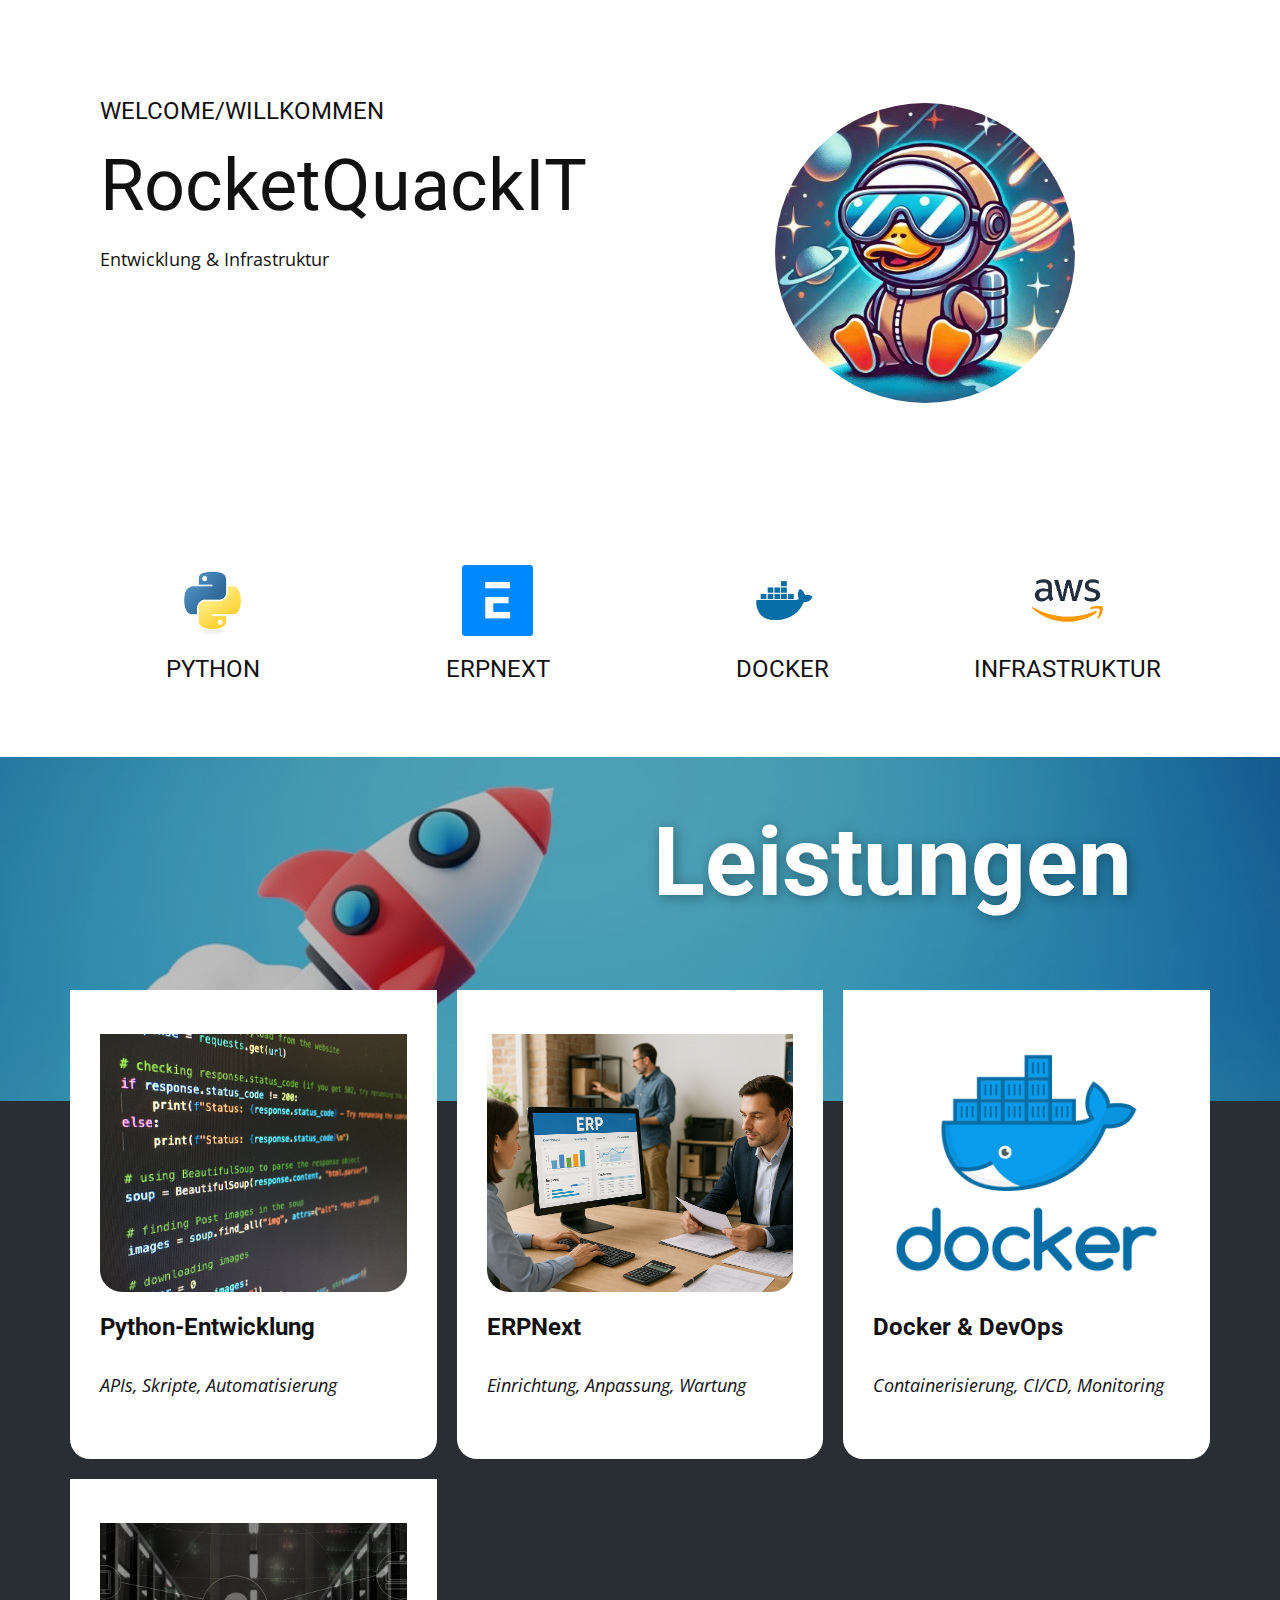
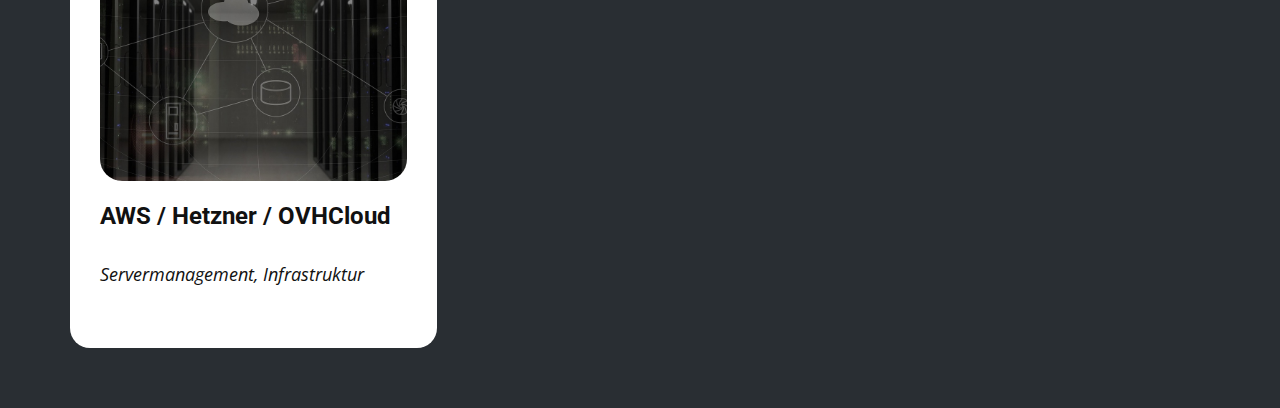
<file: index.html>
<!DOCTYPE html>
<html style="font-size: 16px;" lang="de"><head>
    <meta name="viewport" content="width=device-width, initial-scale=1.0">
    <meta charset="utf-8">
    <meta name="keywords" content="Unser Menü, Vorspeisen, Helden, 40%, Tolle Pizza, Pizza, Spezialitäten Pizza, Unsere Geschichte">
    <meta name="description" content="">
    <title>Startseite</title>
    <link rel="stylesheet" href="rocket-quack.css" media="screen">
<link rel="stylesheet" href="index.css" media="screen">
    <script class="u-script" type="text/javascript" src="jquery.js" defer=""></script>
    <script class="u-script" type="text/javascript" src="rocket-quack.js" defer=""></script>
    
    
    
    
    
    <link id="u-theme-google-font" rel="stylesheet" href="https://fonts.googleapis.com/css?family=Roboto:100,100i,300,300i,400,400i,500,500i,700,700i,900,900i|Open+Sans:300,300i,400,400i,500,500i,600,600i,700,700i,800,800i">
    <link id="u-page-google-font" rel="stylesheet" href="https://fonts.googleapis.com/css?family=Roboto:100,100i,300,300i,400,400i,500,500i,700,700i,900,900i">
    <script type="application/ld+json">{
		"@context": "http://schema.org",
		"@type": "Organization",
		"name": "RocketQuack"
}</script>
    <meta name="theme-color" content="#478ac9">
    <meta property="og:title" content="Startseite">
    <meta property="og:description" content="">
    <meta property="og:type" content="website">
  <meta data-intl-tel-input-cdn-path="intlTelInput/"></head>
  <body data-home-page="Startseite.html" data-home-page-title="Startseite" data-path-to-root="./" data-include-products="false" class="u-body u-xl-mode" data-lang="de">
    <section class="u-align-center u-clearfix u-section-1" id="sec-db91">
      <div class="u-clearfix u-sheet u-valign-middle-sm u-sheet-1">
        <div class="custom-expanded data-layout-selected u-clearfix u-layout-wrap u-layout-wrap-1">
          <div class="u-layout">
            <div class="u-layout-row">
              <div class="u-align-left u-container-style u-layout-cell u-size-60 u-layout-cell-1">
                <div class="u-container-layout u-container-layout-1">
                  <h4 class="u-align-left u-text u-text-1">Welcome/Willkommen</h4>
                  <h1 class="u-align-left u-text u-text-2">RocketQuackIT</h1>
                  <p class="u-align-left u-text u-text-3">Entwicklung &amp; Infrastruktur</p>
                </div>
              </div>
            </div>
          </div>
        </div>
        <img class="infinite u-image u-image-circle u-preserve-proportions u-image-1" src="images/202538874.jpg" alt="" data-image-width="400" data-image-height="400" data-animation-name="pulse" data-animation-duration="5000" data-animation-delay="0" data-animation-direction="">
        <div class="u-expanded-width u-list u-list-1">
          <div class="u-repeater u-repeater-1">
            <div class="u-align-left u-container-style u-list-item u-repeater-item u-white u-list-item-1">
              <div class="u-container-layout u-similar-container u-valign-top u-container-layout-2"><span class="u-align-center u-file-icon u-icon u-icon-1"><img src="images/images.jpg" alt=""></span>
                <h4 class="u-align-center u-text u-text-4"> PYTHON</h4>
              </div>
            </div>
            <div class="u-align-left u-container-style u-list-item u-repeater-item u-video-cover u-white">
              <div class="u-container-layout u-similar-container u-valign-top u-container-layout-3"><span class="u-align-center u-file-icon u-icon u-icon-2"><img src="images/erpnext.png" alt=""></span>
                <h4 class="u-align-center u-text u-text-5">ERPNEXT</h4>
              </div>
            </div>
            <div class="u-align-left u-container-style u-list-item u-repeater-item u-video-cover u-white">
              <div class="u-container-layout u-similar-container u-valign-top u-container-layout-4"><span class="u-align-center u-file-icon u-icon u-icon-3"><img src="images/docker.png" alt=""></span>
                <h4 class="u-align-center u-text u-text-6">DOCKER</h4>
              </div>
            </div>
            <div class="u-align-left u-container-style u-list-item u-repeater-item u-video-cover u-white">
              <div class="u-container-layout u-similar-container u-valign-top u-container-layout-5"><span class="u-align-center u-file-icon u-icon u-icon-4"><img src="images/aws.png" alt=""></span>
                <h4 class="u-align-center u-text u-text-7">Infrastruktur</h4>
              </div>
            </div>
          </div>
        </div>
      </div>
    </section>
    <section class="u-clearfix u-image u-shading u-section-2" id="sec-df7c" data-image-width="1280" data-image-height="720">
      <div class="u-clearfix u-sheet u-sheet-1">
        <h1 class="u-align-center u-text u-text-body-alt-color u-text-1">Leistungen</h1>
      </div>
    </section>
    <section class="u-clearfix u-container-align-center u-palette-1-dark-3 u-section-3" id="carousel_5daf">
      <div class="u-clearfix u-sheet u-sheet-1">
        <div class="u-expanded-width u-list u-list-1">
          <div class="u-repeater u-repeater-1">
            <div class="u-bottom-left-radius-20 u-bottom-right-radius-20 u-container-style u-list-item u-repeater-item u-shape-round u-white u-list-item-1">
              <div class="u-container-layout u-similar-container u-valign-top-lg u-valign-top-md u-valign-top-sm u-valign-top-xs u-container-layout-1">
                <img class="u-bottom-left-radius-22 u-bottom-right-radius-22 u-expanded-width u-image u-image-round u-image-1" src="images/photo-1624953587687-daf255b6b80a.jpeg" alt="" data-image-width="1280" data-image-height="960">
                <h4 class="u-text u-text-1"> Python-Entwicklung</h4>
                <p class="u-text u-text-2"> APIs, Skripte, Automatisierung </p>
              </div>
            </div>
            <div class="u-bottom-left-radius-20 u-bottom-right-radius-20 u-container-style u-list-item u-repeater-item u-shape-round u-video-cover u-white u-list-item-2">
              <div class="u-container-layout u-similar-container u-valign-top-lg u-valign-top-md u-valign-top-sm u-valign-top-xs u-container-layout-2">
                <img class="u-bottom-left-radius-22 u-bottom-right-radius-22 u-expanded-width u-image u-image-round u-image-2" src="images/be598936-1d2c-4d7b-953b-bc851c8151a7.png" alt="" data-image-width="1536" data-image-height="1024">
                <h4 class="u-text u-text-3"> ERPNext</h4>
                <p class="u-text u-text-4"> Einrichtung, Anpassung, Wartung<br style="">
                </p>
              </div>
            </div>
            <div class="u-bottom-left-radius-20 u-bottom-right-radius-20 u-container-style u-list-item u-repeater-item u-shape-round u-video-cover u-white u-list-item-3">
              <div class="u-container-layout u-similar-container u-valign-top-lg u-valign-top-md u-valign-top-sm u-valign-top-xs u-container-layout-3">
                <img class="u-bottom-left-radius-22 u-bottom-right-radius-22 u-expanded-width u-image u-image-round u-image-3" src="images/docker_Logo.png" alt="" data-image-width="336" data-image-height="287">
                <h4 class="u-text u-text-5"> Docker &amp; DevOps</h4>
                <p class="u-text u-text-6"> Containerisierung, CI/CD, Monitoring</p>
              </div>
            </div>
            <div class="u-bottom-left-radius-20 u-bottom-right-radius-20 u-container-style u-list-item u-repeater-item u-shape-round u-video-cover u-white u-list-item-4">
              <div class="u-container-layout u-similar-container u-valign-top-lg u-valign-top-md u-valign-top-sm u-valign-top-xs u-container-layout-4">
                <img class="u-bottom-left-radius-22 u-bottom-right-radius-22 u-expanded-width u-image u-image-round u-image-4" src="images/ee50698febbf5cac07123b66d2a89b7e5484e90c05f62ae33db0d62ce803726f5569a28f3f8be2f782cc73839d7773975f649ad6fb0d8378eadda7_1280.jpg" alt="" data-image-width="1280" data-image-height="720">
                <h4 class="u-text u-text-7"> AWS / Hetzner / OVHCloud </h4>
                <p class="u-text u-text-8"> Servermanagement, Infrastruktur</p>
              </div>
            </div>
          </div>
        </div>
      </div>
    </section>
  
</body></html>
</file>
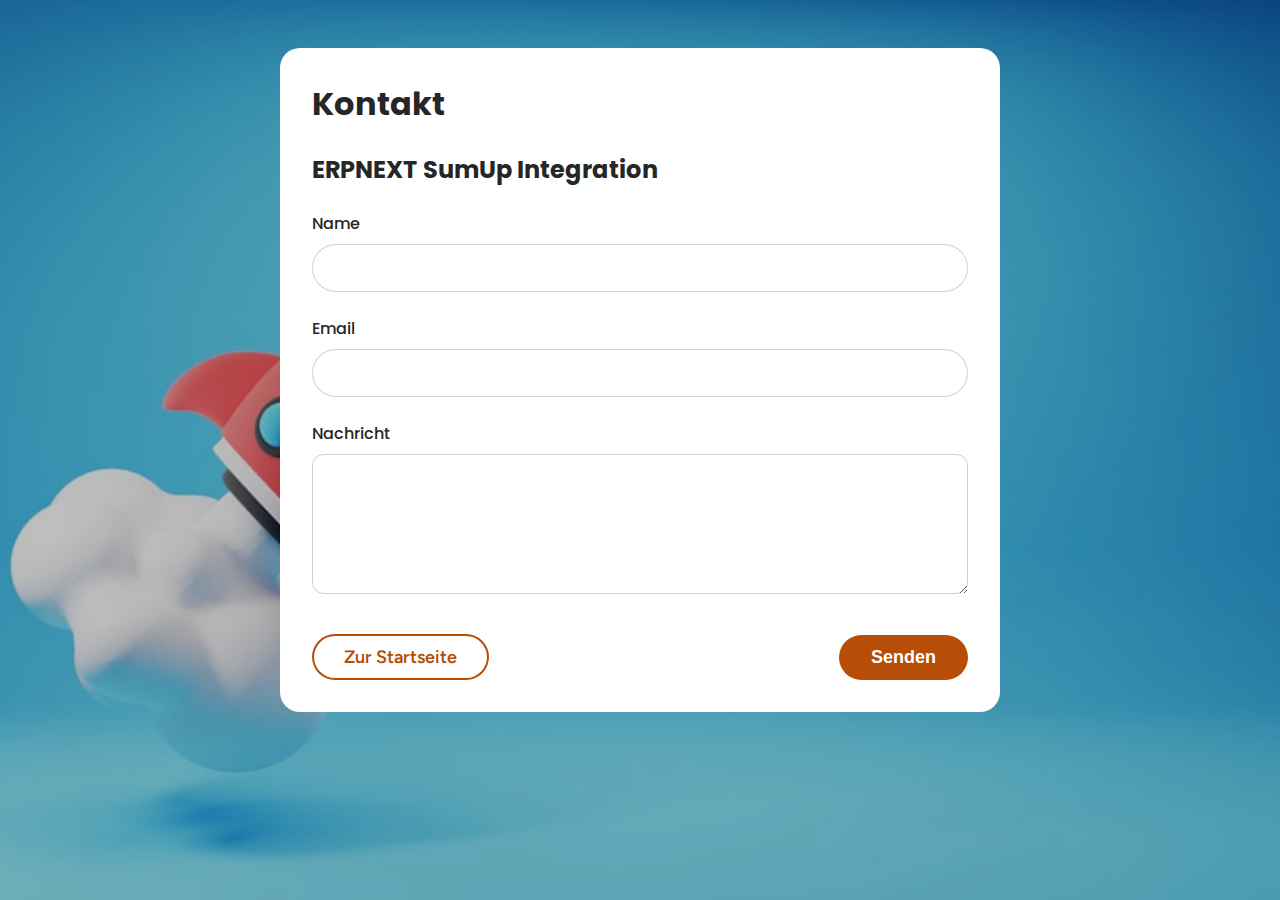
<file: contact-erpnext-sumup.html>
<!doctype html>
<html lang="en">
<head>
  <meta charset="utf-8" />
  <title>ERPNext TSE Kontakt</title>
  <meta name="viewport" content="width=device-width, initial-scale=1" />
  <meta name="description" content="Contact form" />
  <meta name="robots" content="noindex, nofollow, noarchive, nosnippet, noimageindex, noai, noimageai, max-snippet:0, max-image-preview:none, max-video-preview:0" />
  <meta name="googlebot" content="noindex, nofollow, noarchive, nosnippet, noimageindex, max-snippet:0, max-image-preview:none, max-video-preview:0" />
  <meta name="bingbot" content="noindex, nofollow, noarchive, nosnippet, noimageindex, max-snippet:0, max-image-preview:none, max-video-preview:0" />

  <!-- Google Fonts -->
  <link rel="preconnect" href="https://fonts.googleapis.com">
  <link rel="preconnect" href="https://fonts.gstatic.com" crossorigin>
  <link href="https://fonts.googleapis.com/css2?family=Figtree:ital,wght@0,300..900;1,300..900&family=Poppins:ital,wght@0,100..900;1,100..900&display=swap" rel="stylesheet">

  <style>
    /** Variables **/
    :root {
      --color-background: #e7e7e7;
      --color-background-alt: #888888;
      --color-border-active: #da7105;
      --color-border-default: #d1d1d1;
      --color-highlight: #fdcf4c;
      --color-primary: #b64e08;
      --color-primary-active: #79320e;
      --color-text-default: #262626;
      --color-text-muted: #4f4f4f;

      --font-family-body: "Figtree", system-ui, sans-serif;
      --font-family-display: "Poppins", system-ui, sans-serif;
    }

    /** Base **/
    *,
    ::before,
    ::after {
      box-sizing: border-box;
    }

    * {
      border: 0;
      margin: 0;
      padding: 0;
    }

    body {
      -webkit-font-smoothing: antialiased;
      font-family: var(--font-family-body);
      background: linear-gradient(0deg, rgba(0, 0, 0, 0.25), rgba(0, 0, 0, 0.25)), url("images/rocketquack-background.jpeg");
      background-size: cover;
      background-position: 50% 50%;
      background-repeat: no-repeat;
      color: var(--color-text-default);
      min-height: 100vh;
      padding: 3rem 1rem;
    }

    main {
      max-width: 720px;
      margin: 0 auto;
      background: white;
      padding: 2rem;
      border-radius: 1.25rem;
    }

    footer {
      text-align: center;
      margin-top: 1rem;
    }

    .footer-link {
      color: rgba(255, 255, 255, 0.75);
      font-size: 0.75rem;
      text-decoration: none;
    }

    .footer-sep {
      color: rgba(255, 255, 255, 0.6);
      font-size: 0.75rem;
      margin: 0 0.35rem;
    }

    .footer-link:hover,
    .footer-link:focus-visible {
      color: #ffffff;
    }

    /** Components **/
    .fs-form {
      display: grid;
      row-gap: 1.5rem;
    }

    .fs-field {
      display: flex;
      flex-direction: column;
      row-gap: 0.5rem;
    }

    .fs-label {
      font-family: var(--font-family-display);
      font-size: 1rem;
      font-weight: 500;
    }

    .fs-description {
      color: var(--color-text-muted);
      font-size: 0.95rem;
    }

    .fs-button-group {
      display: flex;
      justify-content: space-between;
      align-items: center;
      gap: 1rem;
      margin-top: 1rem;
    }

    .fs-button {
      background-color: var(--color-primary);
      border-radius: 9999px;
      color: white;
      cursor: pointer;
      display: inline-flex;
      align-items: center;
      justify-content: center;
      font-size: 1.125rem;
      font-weight: 600;
      padding: 0.75rem 2rem;
      text-decoration: none;
      transition: background-color 200ms ease;
    }

    .fs-button:hover,
    .fs-button:focus-visible {
      background-color: var(--color-primary-active);
      outline: 4px solid var(--color-highlight);
      outline-offset: 2px;
    }

    .fs-button.fs-button-secondary {
      background-color: transparent;
      box-shadow: var(--color-primary) 0 0 0 2px inset;
      color: var(--color-primary);
    }

    .fs-button.fs-button-secondary:hover,
    .fs-button.fs-button-secondary:focus-visible {
      background-color: var(--color-primary);
      color: white;
    }

    .fs-input {
      border-radius: 9999px;
      box-shadow: var(--color-border-default) 0 0 0 1px inset;
      font-size: 1rem;
      height: 3rem;
      padding: 0 1rem;
    }

    .fs-input:focus-visible {
      box-shadow: var(--color-border-active) 0 0 0 1px inset;
      outline: none;
    }

    .fs-textarea {
      border-radius: 0.75rem;
      box-shadow: var(--color-border-default) 0 0 0 1px inset;
      font-size: 1rem;
      padding: 0.75rem;
      resize: vertical;
      min-height: 140px;
    }

    .fs-textarea:focus-visible {
      box-shadow: var(--color-border-active) 0 0 0 1px inset;
      outline: none;
    }
  </style>
</head>

<body>
  <main>
    <h1 style="font-family: var(--font-family-display); margin-bottom: 1.5rem;">
      Kontakt
    </h1>
    <h2 style="font-family: var(--font-family-display); margin-bottom: 1.5rem;">
      ERPNEXT SumUp Integration
    </h2>

    <form
      action="https://formspree.io/f/xjgbgrqr"
      class="fs-form"
      target="_top"
      method="POST"
    >
      <div class="fs-field">
        <label class="fs-label" for="name">Name</label>
        <input class="fs-input" id="name" name="name" required />
      </div>

      <div class="fs-field">
        <label class="fs-label" for="email">Email</label>
        <input class="fs-input" id="email" name="email" type="email" required />
      </div>

      <div class="fs-field">
        <label class="fs-label" for="message">Nachricht</label>
        <textarea
          class="fs-textarea"
          id="message"
          name="message"
          required
        ></textarea>
      </div>

      <div class="fs-button-group">
        <a class="fs-button fs-button-secondary" href="index.html">Zur Startseite</a>
        <button class="fs-button" type="submit">Senden</button>
      </div>
    </form>
  </main>
</body>
</html>
</file>
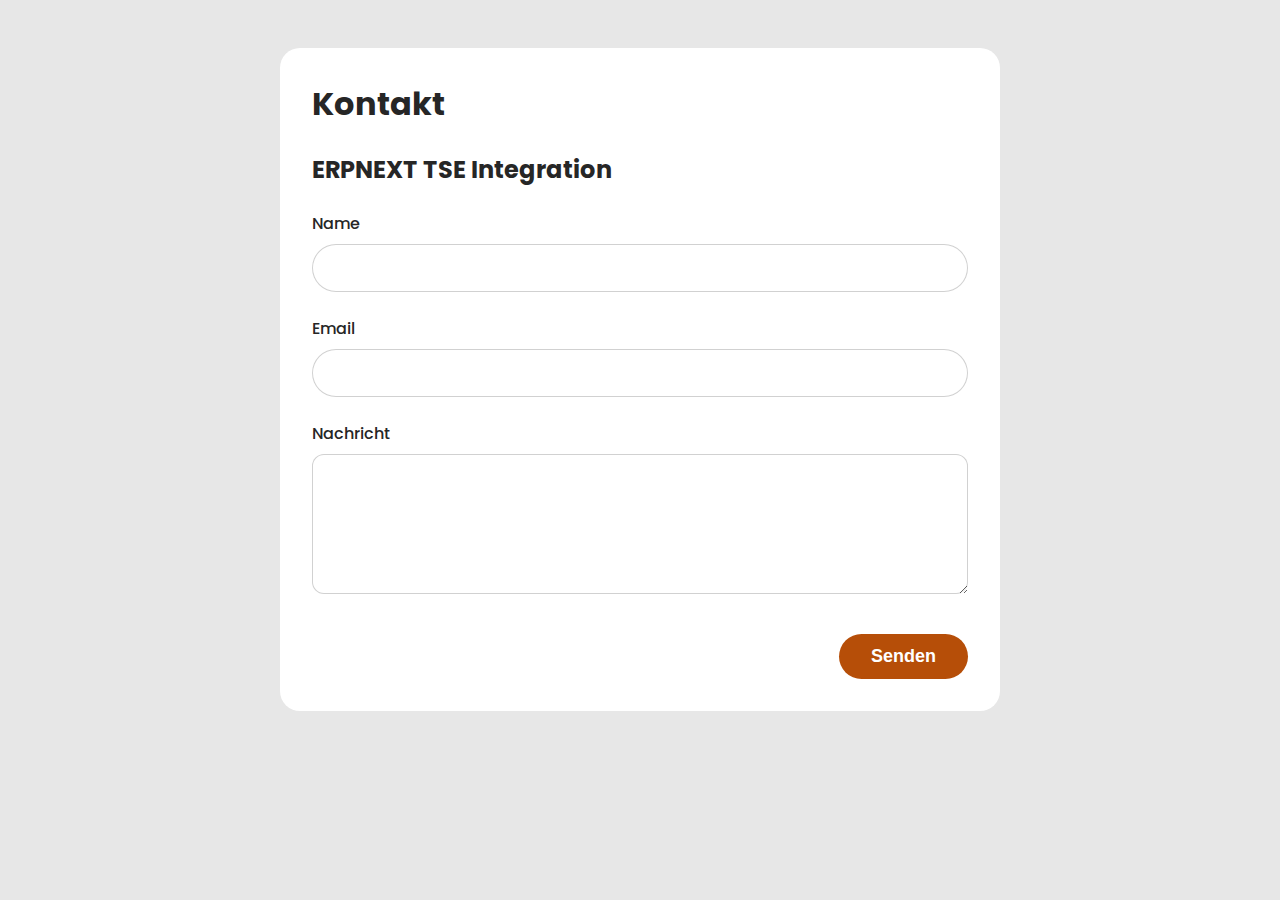
<file: contact-erpnext-tse.html>
<!doctype html>
<html lang="en">
<head>
  <meta charset="utf-8" />
  <title>ERPNext TSE Kontakt</title>
  <meta name="viewport" content="width=device-width, initial-scale=1" />
  <meta name="description" content="Contact form" />

  <!-- Google Fonts -->
  <link rel="preconnect" href="https://fonts.googleapis.com">
  <link rel="preconnect" href="https://fonts.gstatic.com" crossorigin>
  <link href="https://fonts.googleapis.com/css2?family=Figtree:ital,wght@0,300..900;1,300..900&family=Poppins:ital,wght@0,100..900;1,100..900&display=swap" rel="stylesheet">

  <style>
    /** Variables **/
    :root {
      --color-background: #e7e7e7;
      --color-background-alt: #888888;
      --color-border-active: #da7105;
      --color-border-default: #d1d1d1;
      --color-highlight: #fdcf4c;
      --color-primary: #b64e08;
      --color-primary-active: #79320e;
      --color-text-default: #262626;
      --color-text-muted: #4f4f4f;

      --font-family-body: "Figtree", system-ui, sans-serif;
      --font-family-display: "Poppins", system-ui, sans-serif;
    }

    /** Base **/
    *,
    ::before,
    ::after {
      box-sizing: border-box;
    }

    * {
      border: 0;
      margin: 0;
      padding: 0;
    }

    body {
      -webkit-font-smoothing: antialiased;
      font-family: var(--font-family-body);
      background: var(--color-background);
      color: var(--color-text-default);
      padding: 3rem 1rem;
    }

    main {
      max-width: 720px;
      margin: 0 auto;
      background: white;
      padding: 2rem;
      border-radius: 1.25rem;
    }

    /** Components **/
    .fs-form {
      display: grid;
      row-gap: 1.5rem;
    }

    .fs-field {
      display: flex;
      flex-direction: column;
      row-gap: 0.5rem;
    }

    .fs-label {
      font-family: var(--font-family-display);
      font-size: 1rem;
      font-weight: 500;
    }

    .fs-description {
      color: var(--color-text-muted);
      font-size: 0.95rem;
    }

    .fs-button-group {
      display: flex;
      justify-content: flex-end;
      margin-top: 1rem;
    }

    .fs-button {
      background-color: var(--color-primary);
      border-radius: 9999px;
      color: white;
      cursor: pointer;
      font-size: 1.125rem;
      font-weight: 600;
      padding: 0.75rem 2rem;
      transition: background-color 200ms ease;
    }

    .fs-button:hover,
    .fs-button:focus-visible {
      background-color: var(--color-primary-active);
      outline: 4px solid var(--color-highlight);
      outline-offset: 2px;
    }

    .fs-input {
      border-radius: 9999px;
      box-shadow: var(--color-border-default) 0 0 0 1px inset;
      font-size: 1rem;
      height: 3rem;
      padding: 0 1rem;
    }

    .fs-input:focus-visible {
      box-shadow: var(--color-border-active) 0 0 0 1px inset;
      outline: none;
    }

    .fs-textarea {
      border-radius: 0.75rem;
      box-shadow: var(--color-border-default) 0 0 0 1px inset;
      font-size: 1rem;
      padding: 0.75rem;
      resize: vertical;
      min-height: 140px;
    }

    .fs-textarea:focus-visible {
      box-shadow: var(--color-border-active) 0 0 0 1px inset;
      outline: none;
    }
  </style>
</head>

<body>
  <main>
    <h1 style="font-family: var(--font-family-display); margin-bottom: 1.5rem;">
      Kontakt
    </h1>
	 <h2 style="font-family: var(--font-family-display); margin-bottom: 1.5rem;">
      ERPNEXT TSE Integration
    </h2>

    <form
      action="https://formspree.io/f/mwpgdzdy"
      class="fs-form"
      target="_top"
      method="POST"
    >
      <div class="fs-field">
        <label class="fs-label" for="name">Name</label>
        <input class="fs-input" id="name" name="name" required />
      </div>

      <div class="fs-field">
        <label class="fs-label" for="email">Email</label>
        <input class="fs-input" id="email" name="email" type="email" required />
      </div>

      <div class="fs-field">
        <label class="fs-label" for="message">Nachricht</label>
        <textarea
          class="fs-textarea"
          id="message"
          name="message"
          required
        ></textarea>
      </div>

      <div class="fs-button-group">
        <button class="fs-button" type="submit">Senden</button>
      </div>
    </form>
  </main>
</body>
</html>
</file>
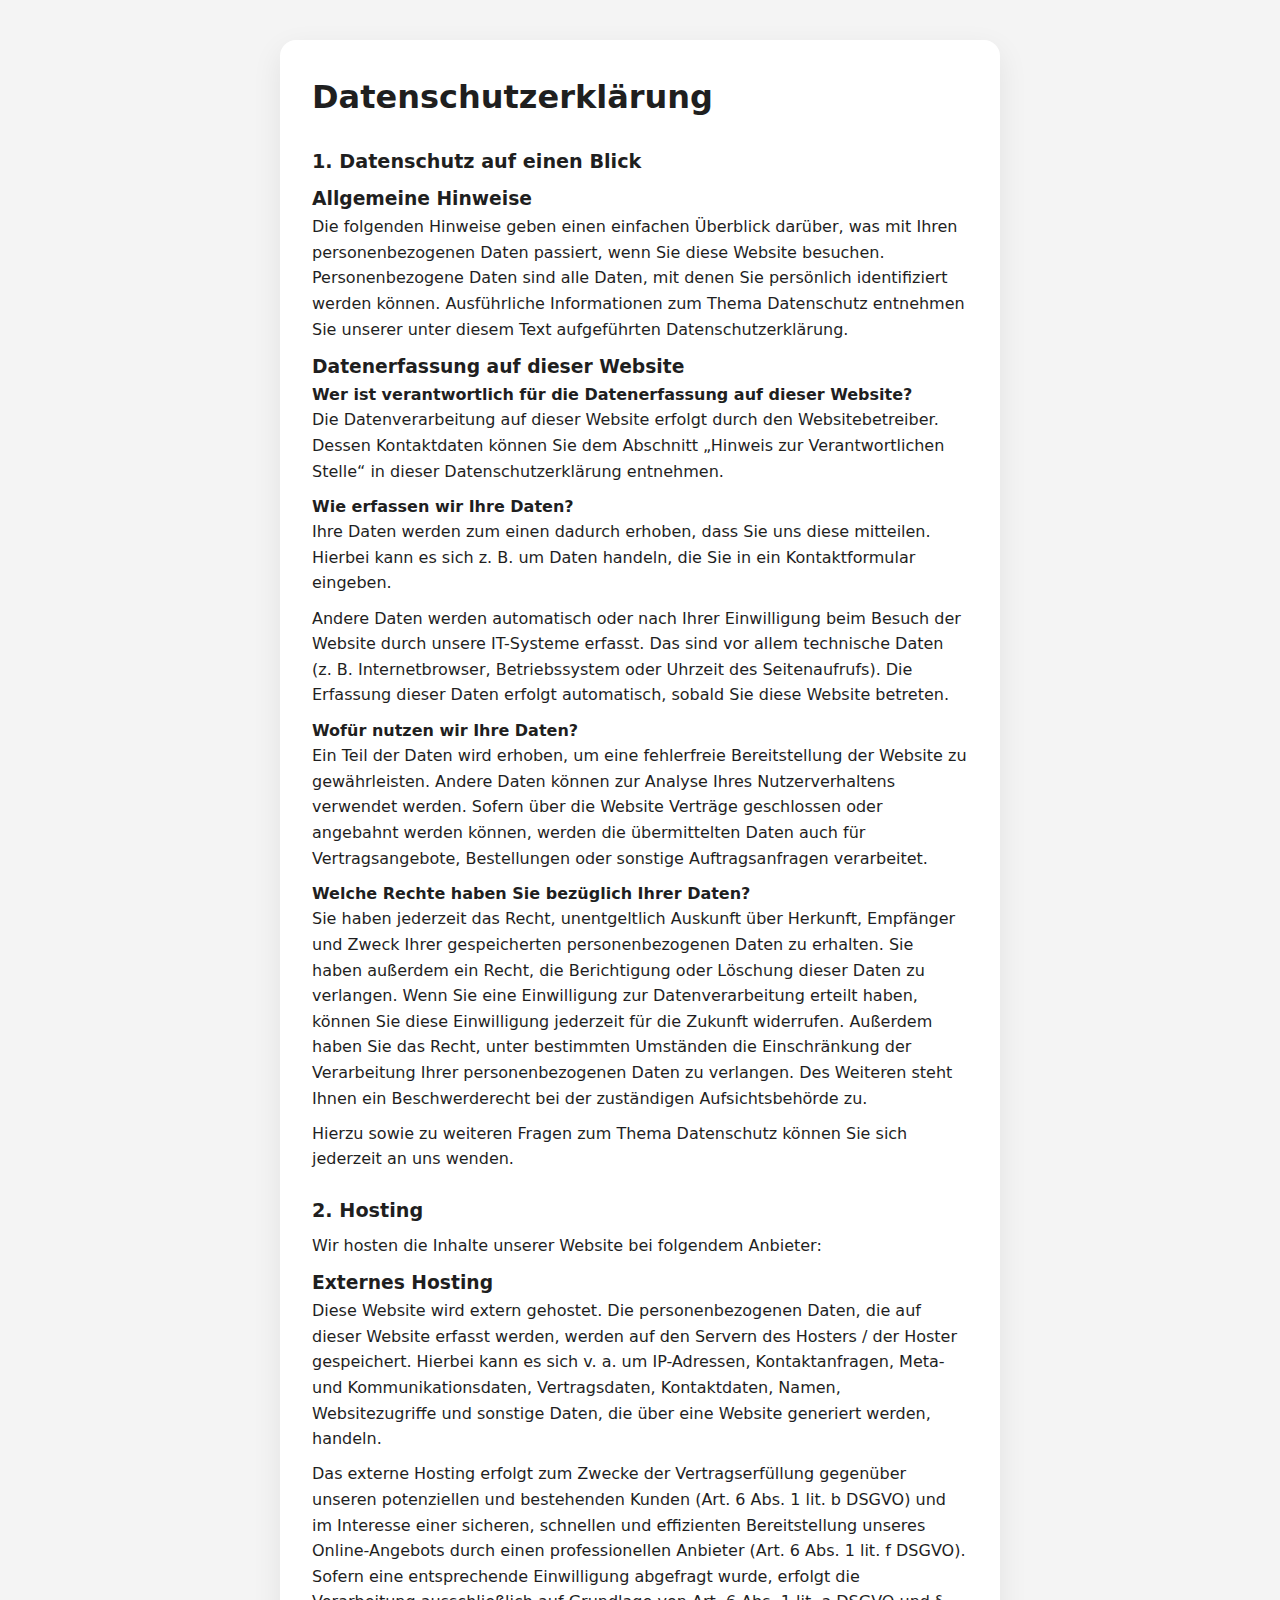
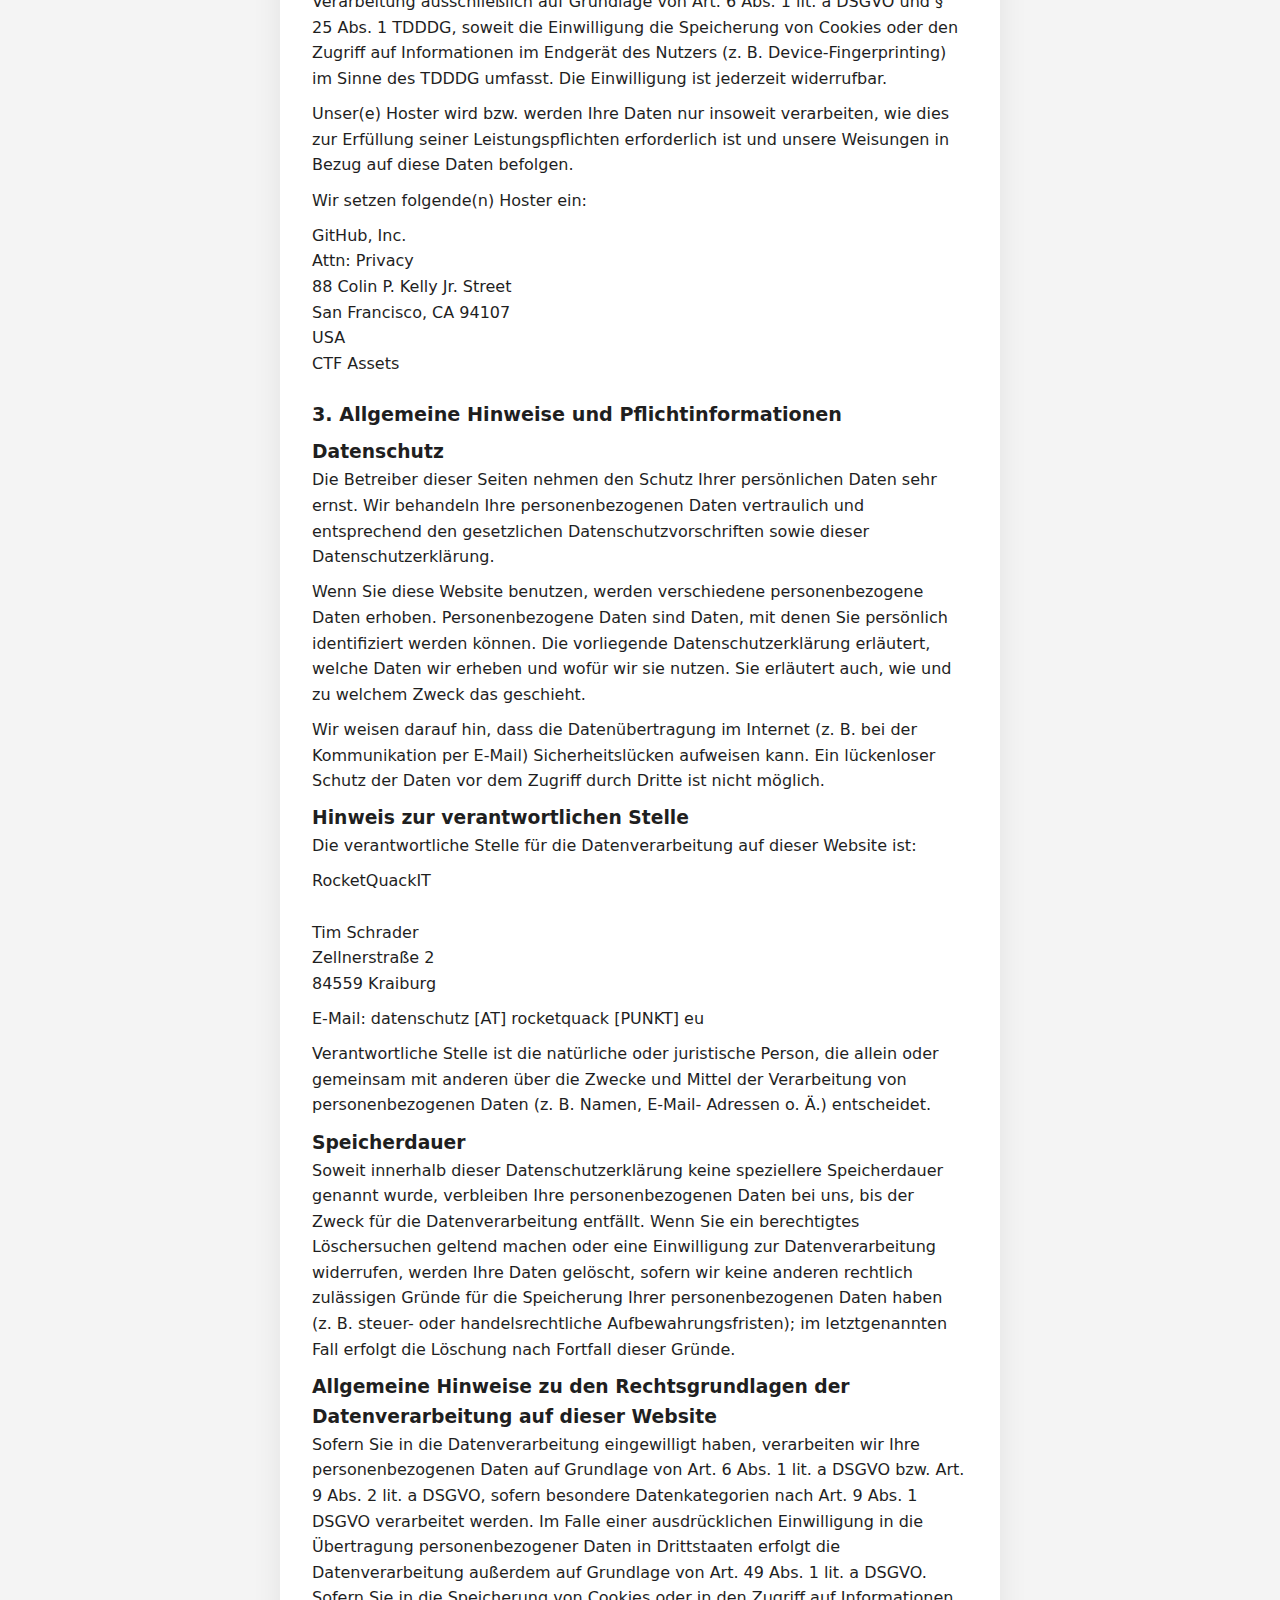
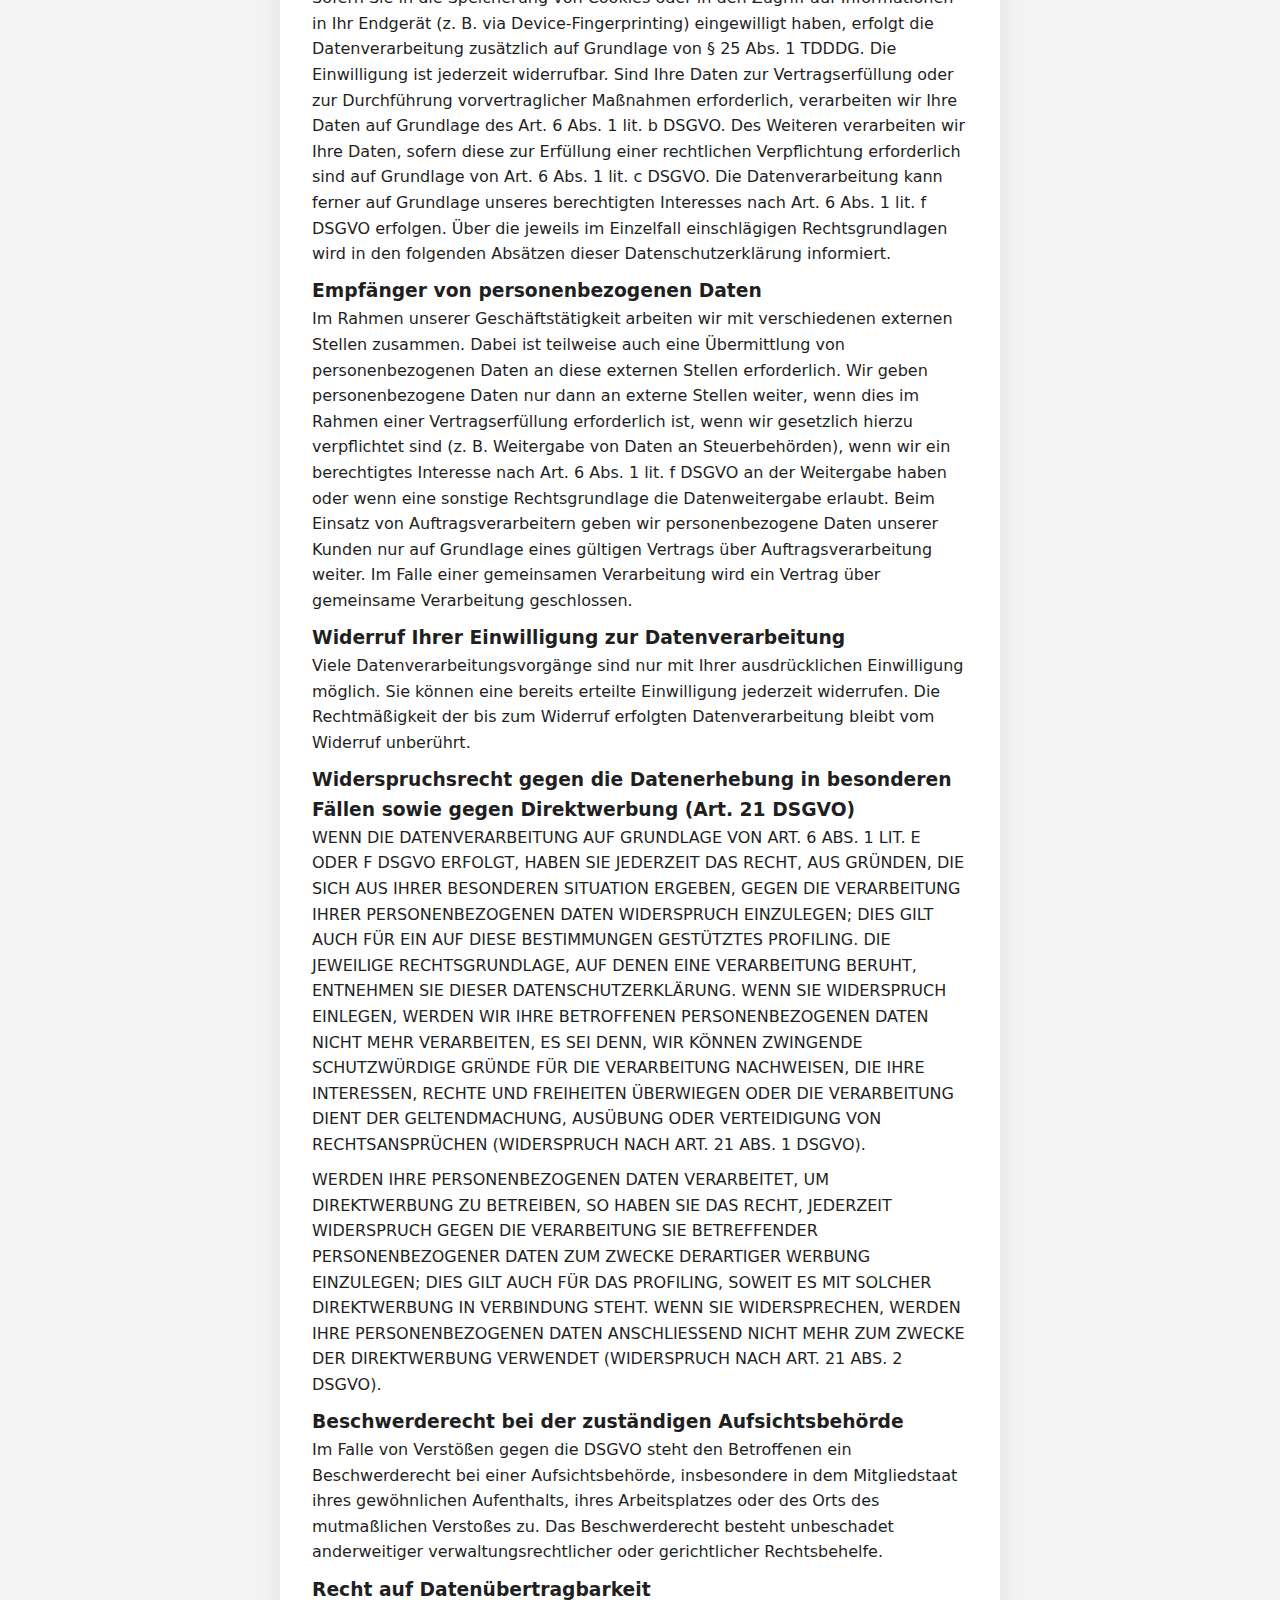
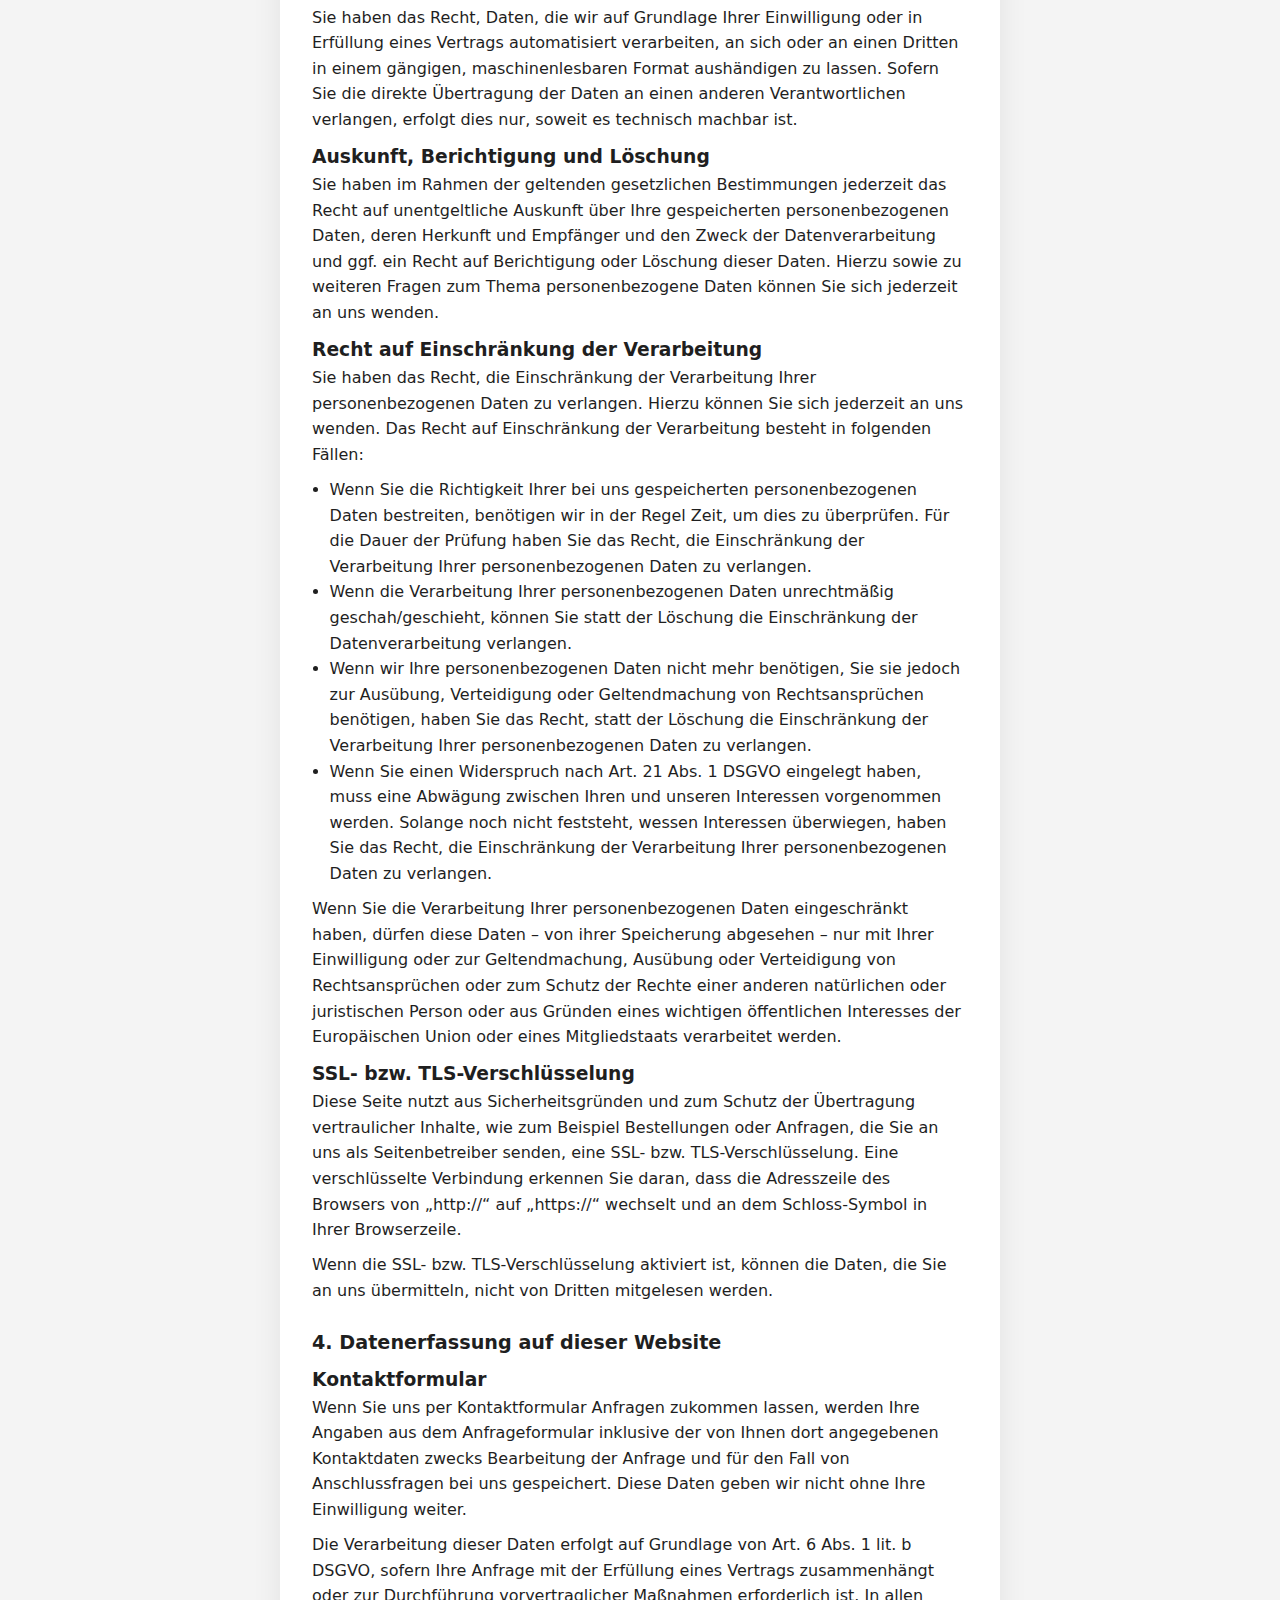
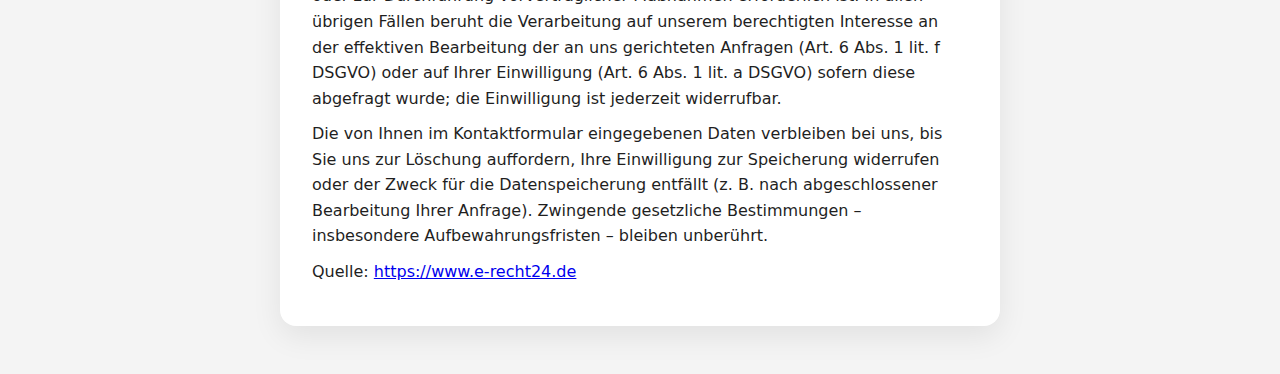
<file: datenschutz.html>
<!doctype html>
<html lang="de">
<head>
  <meta charset="utf-8" />
  <meta name="viewport" content="width=device-width, initial-scale=1" />
  <meta name="description" content="Datenschutzerklaerung" />
  <meta name="robots" content="noindex, nofollow, noarchive, nosnippet, noimageindex, noai, noimageai, max-snippet:0, max-image-preview:none, max-video-preview:0" />
  <meta name="googlebot" content="noindex, nofollow, noarchive, nosnippet, noimageindex, max-snippet:0, max-image-preview:none, max-video-preview:0" />
  <meta name="bingbot" content="noindex, nofollow, noarchive, nosnippet, noimageindex, max-snippet:0, max-image-preview:none, max-video-preview:0" />
  <title>Datenschutzerklaerung | RocketQuackIT</title>
  <style>
    :root {
      --color-background: #f4f4f4;
      --color-card: #ffffff;
      --color-text: #1f1f1f;
      --color-muted: #5f5f5f;
      --color-accent: #b64e08;
    }

    * {
      box-sizing: border-box;
      margin: 0;
      padding: 0;
    }

    body {
      background: var(--color-background);
      color: var(--color-text);
      font-family: system-ui, -apple-system, "Segoe UI", sans-serif;
      line-height: 1.6;
      padding: 2.5rem 1rem 3rem;
    }

    main {
      background: var(--color-card);
      border-radius: 1rem;
      box-shadow: 0 10px 30px rgba(0, 0, 0, 0.08);
      margin: 0 auto;
      max-width: 720px;
      padding: 2rem;
    }

    h1 {
      font-size: 2rem;
      margin-bottom: 0.75rem;
    }

    h2 {
      font-size: 1.2rem;
      margin-top: 1.5rem;
      margin-bottom: 0.4rem;
    }

    p,
    ul {
      color: var(--color-text);
      margin-bottom: 0.6rem;
    }

    ul {
      padding-left: 1.1rem;
    }

    .note {
      color: var(--color-muted);
      font-size: 0.9rem;
      margin-bottom: 1rem;
    }

    .link {
      color: var(--color-accent);
      text-decoration: none;
      font-weight: 600;
    }

    .link:hover,
    .link:focus-visible {
      text-decoration: underline;
    }
  </style>
</head>
<body>
  <main>
    <h1>Datenschutz&shy;erkl&auml;rung</h1>
    <h2>1. Datenschutz auf einen Blick</h2>
    <h3>Allgemeine Hinweise</h3> <p>Die folgenden Hinweise geben einen einfachen &Uuml;berblick dar&uuml;ber,
    was mit Ihren personenbezogenen Daten passiert, wenn Sie diese Website besuchen. Personenbezogene Daten sind
    alle Daten, mit denen Sie pers&ouml;nlich identifiziert werden k&ouml;nnen. Ausf&uuml;hrliche Informationen zum
    Thema Datenschutz entnehmen Sie unserer unter diesem Text aufgef&uuml;hrten
    Datenschutzerkl&auml;rung.</p>
    <h3>Datenerfassung auf dieser Website</h3> <h4>Wer ist verantwortlich f&uuml;r die Datenerfassung auf dieser
    Website?</h4> <p>Die Datenverarbeitung auf dieser Website erfolgt durch den Websitebetreiber. Dessen
    Kontaktdaten k&ouml;nnen Sie dem Abschnitt &bdquo;Hinweis zur Verantwortlichen Stelle&ldquo; in dieser
    Datenschutzerkl&auml;rung entnehmen.</p> <h4>Wie erfassen wir Ihre Daten?</h4> <p>Ihre Daten werden zum
    einen dadurch erhoben, dass Sie uns diese mitteilen. Hierbei kann es sich z.&nbsp;B. um Daten handeln, die Sie in ein
    Kontaktformular eingeben.</p> <p>Andere Daten werden automatisch oder nach Ihrer Einwilligung beim Besuch
    der Website durch unsere IT-Systeme erfasst. Das sind vor allem technische Daten (z.&nbsp;B. Internetbrowser,
    Betriebssystem oder Uhrzeit des Seitenaufrufs). Die Erfassung dieser Daten erfolgt automatisch, sobald Sie diese
    Website betreten.</p> <h4>Wof&uuml;r nutzen wir Ihre Daten?</h4> <p>Ein Teil der Daten wird erhoben, um eine
    fehlerfreie Bereitstellung der Website zu gew&auml;hrleisten. Andere Daten k&ouml;nnen zur Analyse Ihres
    Nutzerverhaltens verwendet werden. Sofern &uuml;ber die Website Vertr&auml;ge geschlossen oder angebahnt
    werden k&ouml;nnen, werden die &uuml;bermittelten Daten auch f&uuml;r Vertragsangebote, Bestellungen oder
    sonstige Auftragsanfragen verarbeitet.</p> <h4>Welche Rechte haben Sie bez&uuml;glich Ihrer Daten?</h4>
    <p>Sie haben jederzeit das Recht, unentgeltlich Auskunft &uuml;ber Herkunft, Empf&auml;nger und Zweck Ihrer
    gespeicherten personenbezogenen Daten zu erhalten. Sie haben au&szlig;erdem ein Recht, die Berichtigung oder
    L&ouml;schung dieser Daten zu verlangen. Wenn Sie eine Einwilligung zur Datenverarbeitung erteilt haben,
    k&ouml;nnen Sie diese Einwilligung jederzeit f&uuml;r die Zukunft widerrufen. Au&szlig;erdem haben Sie das Recht,
    unter bestimmten Umst&auml;nden die Einschr&auml;nkung der Verarbeitung Ihrer personenbezogenen Daten zu
    verlangen. Des Weiteren steht Ihnen ein Beschwerderecht bei der zust&auml;ndigen Aufsichtsbeh&ouml;rde
    zu.</p> <p>Hierzu sowie zu weiteren Fragen zum Thema Datenschutz k&ouml;nnen Sie sich jederzeit an uns
    wenden.</p>
    <h2>2. Hosting</h2>
    <p>Wir hosten die Inhalte unserer Website bei folgendem Anbieter:</p>
    <h3>Externes Hosting</h3> <p>Diese Website wird extern gehostet. Die personenbezogenen Daten, die auf dieser
    Website erfasst werden, werden auf den Servern des Hosters / der Hoster gespeichert. Hierbei kann es sich
    v.&nbsp;a. um IP-Adressen, Kontaktanfragen, Meta- und Kommunikationsdaten, Vertragsdaten, Kontaktdaten,
    Namen, Websitezugriffe und sonstige Daten, die &uuml;ber eine Website generiert werden, handeln.</p> <p>Das
    externe Hosting erfolgt zum Zwecke der Vertragserf&uuml;llung gegen&uuml;ber unseren potenziellen und
    bestehenden Kunden (Art. 6 Abs. 1 lit. b DSGVO) und im Interesse einer sicheren, schnellen und effizienten
    Bereitstellung unseres Online-Angebots durch einen professionellen Anbieter (Art. 6 Abs. 1 lit. f DSGVO). Sofern
    eine entsprechende Einwilligung abgefragt wurde, erfolgt die Verarbeitung ausschlie&szlig;lich auf Grundlage von
    Art. 6 Abs. 1 lit. a DSGVO und &sect; 25 Abs. 1 TDDDG, soweit die Einwilligung die Speicherung von Cookies oder
    den Zugriff auf Informationen im Endger&auml;t des Nutzers (z.&nbsp;B. Device-Fingerprinting) im Sinne des
    TDDDG umfasst. Die Einwilligung ist jederzeit widerrufbar.</p> <p>Unser(e) Hoster wird bzw. werden Ihre Daten
    nur insoweit verarbeiten, wie dies zur Erf&uuml;llung seiner Leistungspflichten erforderlich ist und unsere
    Weisungen in Bezug auf diese Daten befolgen.</p> <p>Wir setzen folgende(n) Hoster ein:</p>
    <p>GitHub, Inc.<br />
    Attn: Privacy<br />
    88 Colin P. Kelly Jr. Street<br />
    San Francisco, CA 94107<br />
    USA <br />
    CTF Assets</p>
    <h2>3. Allgemeine Hinweise und Pflicht&shy;informationen</h2>
    <h3>Datenschutz</h3> <p>Die Betreiber dieser Seiten nehmen den Schutz Ihrer pers&ouml;nlichen Daten sehr
    ernst. Wir behandeln Ihre personenbezogenen Daten vertraulich und entsprechend den gesetzlichen
    Datenschutzvorschriften sowie dieser Datenschutzerkl&auml;rung.</p> <p>Wenn Sie diese Website benutzen,
    werden verschiedene personenbezogene Daten erhoben. Personenbezogene Daten sind Daten, mit denen Sie
    pers&ouml;nlich identifiziert werden k&ouml;nnen. Die vorliegende Datenschutzerkl&auml;rung erl&auml;utert,
    welche Daten wir erheben und wof&uuml;r wir sie nutzen. Sie erl&auml;utert auch, wie und zu welchem Zweck das
    geschieht.</p> <p>Wir weisen darauf hin, dass die Daten&uuml;bertragung im Internet (z.&nbsp;B. bei der
    Kommunikation per E-Mail) Sicherheitsl&uuml;cken aufweisen kann. Ein l&uuml;ckenloser Schutz der Daten vor
    dem Zugriff durch Dritte ist nicht m&ouml;glich.</p>
    <h3>Hinweis zur verantwortlichen Stelle</h3> <p>Die verantwortliche Stelle f&uuml;r die Datenverarbeitung auf
    dieser Website ist:</p> <p>RocketQuackIT<br />
    <br />
    Tim Schrader<br />
    Zellnerstra&szlig;e 2<br />
    84559 Kraiburg</p>
    <p>E-Mail: datenschutz [AT] rocketquack [PUNKT] eu</p>
    <p>Verantwortliche Stelle ist die nat&uuml;rliche oder juristische Person, die allein oder gemeinsam mit anderen
    &uuml;ber die Zwecke und Mittel der Verarbeitung von personenbezogenen Daten (z.&nbsp;B. Namen, E-Mail-
    Adressen o. &Auml;.) entscheidet.</p>
    <h3>Speicherdauer</h3> <p>Soweit innerhalb dieser Datenschutzerkl&auml;rung keine speziellere Speicherdauer
    genannt wurde, verbleiben Ihre personenbezogenen Daten bei uns, bis der Zweck f&uuml;r die Datenverarbeitung
    entf&auml;llt. Wenn Sie ein berechtigtes L&ouml;schersuchen geltend machen oder eine Einwilligung zur
    Datenverarbeitung widerrufen, werden Ihre Daten gel&ouml;scht, sofern wir keine anderen rechtlich
    zul&auml;ssigen Gr&uuml;nde f&uuml;r die Speicherung Ihrer personenbezogenen Daten haben (z.&nbsp;B. steuer-
    oder handelsrechtliche Aufbewahrungsfristen); im letztgenannten Fall erfolgt die L&ouml;schung nach Fortfall
    dieser Gr&uuml;nde.</p>
    <h3>Allgemeine Hinweise zu den Rechtsgrundlagen der Datenverarbeitung auf dieser Website</h3> <p>Sofern Sie
    in die Datenverarbeitung eingewilligt haben, verarbeiten wir Ihre personenbezogenen Daten auf Grundlage von Art.
    6 Abs. 1 lit. a DSGVO bzw. Art. 9 Abs. 2 lit. a DSGVO, sofern besondere Datenkategorien nach Art. 9 Abs. 1 DSGVO
    verarbeitet werden. Im Falle einer ausdr&uuml;cklichen Einwilligung in die &Uuml;bertragung personenbezogener
    Daten in Drittstaaten erfolgt die Datenverarbeitung au&szlig;erdem auf Grundlage von Art. 49 Abs. 1 lit. a DSGVO.
    Sofern Sie in die Speicherung von Cookies oder in den Zugriff auf Informationen in Ihr Endger&auml;t (z.&nbsp;B. via
    Device-Fingerprinting) eingewilligt haben, erfolgt die Datenverarbeitung zus&auml;tzlich auf Grundlage von &sect;
    25 Abs. 1 TDDDG. Die Einwilligung ist jederzeit widerrufbar. Sind Ihre Daten zur Vertragserf&uuml;llung oder zur
    Durchf&uuml;hrung vorvertraglicher Ma&szlig;nahmen erforderlich, verarbeiten wir Ihre Daten auf Grundlage des
    Art. 6 Abs. 1 lit. b DSGVO. Des Weiteren verarbeiten wir Ihre Daten, sofern diese zur Erf&uuml;llung einer
    rechtlichen Verpflichtung erforderlich sind auf Grundlage von Art. 6 Abs. 1 lit. c DSGVO. Die Datenverarbeitung
    kann ferner auf Grundlage unseres berechtigten Interesses nach Art. 6 Abs. 1 lit. f DSGVO erfolgen. &Uuml;ber die
    jeweils im Einzelfall einschl&auml;gigen Rechtsgrundlagen wird in den folgenden Abs&auml;tzen dieser
    Datenschutzerkl&auml;rung informiert.</p>
    <h3>Empf&auml;nger von personenbezogenen Daten</h3> <p>Im Rahmen unserer Gesch&auml;ftst&auml;tigkeit
    arbeiten wir mit verschiedenen externen Stellen zusammen. Dabei ist teilweise auch eine &Uuml;bermittlung von
    personenbezogenen Daten an diese externen Stellen erforderlich. Wir geben personenbezogene Daten nur dann an
    externe Stellen weiter, wenn dies im Rahmen einer Vertragserf&uuml;llung erforderlich ist, wenn wir gesetzlich
    hierzu verpflichtet sind (z.&nbsp;B. Weitergabe von Daten an Steuerbeh&ouml;rden), wenn wir ein berechtigtes
    Interesse nach Art. 6 Abs. 1 lit. f DSGVO an der Weitergabe haben oder wenn eine sonstige Rechtsgrundlage die
    Datenweitergabe erlaubt. Beim Einsatz von Auftragsverarbeitern geben wir personenbezogene Daten unserer
    Kunden nur auf Grundlage eines g&uuml;ltigen Vertrags &uuml;ber Auftragsverarbeitung weiter. Im Falle einer
    gemeinsamen Verarbeitung wird ein Vertrag &uuml;ber gemeinsame Verarbeitung geschlossen.</p>
    <h3>Widerruf Ihrer Einwilligung zur Datenverarbeitung</h3> <p>Viele Datenverarbeitungsvorg&auml;nge sind
    nur mit Ihrer ausdr&uuml;cklichen Einwilligung m&ouml;glich. Sie k&ouml;nnen eine bereits erteilte Einwilligung
    jederzeit widerrufen. Die Rechtm&auml;&szlig;igkeit der bis zum Widerruf erfolgten Datenverarbeitung bleibt vom
    Widerruf unber&uuml;hrt.</p>
    <h3>Widerspruchsrecht gegen die Datenerhebung in besonderen F&auml;llen sowie gegen Direktwerbung (Art. 21
    DSGVO)</h3> <p>WENN DIE DATENVERARBEITUNG AUF GRUNDLAGE VON ART. 6 ABS. 1 LIT. E ODER F
    DSGVO ERFOLGT, HABEN SIE JEDERZEIT DAS RECHT, AUS GR&Uuml;NDEN, DIE SICH AUS IHRER
    BESONDEREN SITUATION ERGEBEN, GEGEN DIE VERARBEITUNG IHRER PERSONENBEZOGENEN DATEN
    WIDERSPRUCH EINZULEGEN; DIES GILT AUCH F&Uuml;R EIN AUF DIESE BESTIMMUNGEN GEST&Uuml;TZTES
    PROFILING. DIE JEWEILIGE RECHTSGRUNDLAGE, AUF DENEN EINE VERARBEITUNG BERUHT, ENTNEHMEN
    SIE DIESER DATENSCHUTZERKL&Auml;RUNG. WENN SIE WIDERSPRUCH EINLEGEN, WERDEN WIR IHRE
    BETROFFENEN PERSONENBEZOGENEN DATEN NICHT MEHR VERARBEITEN, ES SEI DENN, WIR
    K&Ouml;NNEN ZWINGENDE SCHUTZW&Uuml;RDIGE GR&Uuml;NDE F&Uuml;R DIE VERARBEITUNG
    NACHWEISEN, DIE IHRE INTERESSEN, RECHTE UND FREIHEITEN &Uuml;BERWIEGEN ODER DIE
    VERARBEITUNG DIENT DER GELTENDMACHUNG, AUS&Uuml;BUNG ODER VERTEIDIGUNG VON
    RECHTSANSPR&Uuml;CHEN (WIDERSPRUCH NACH ART. 21 ABS. 1 DSGVO).</p> <p>WERDEN IHRE
    PERSONENBEZOGENEN DATEN VERARBEITET, UM DIREKTWERBUNG ZU BETREIBEN, SO HABEN SIE DAS
    RECHT, JEDERZEIT WIDERSPRUCH GEGEN DIE VERARBEITUNG SIE BETREFFENDER PERSONENBEZOGENER
    DATEN ZUM ZWECKE DERARTIGER WERBUNG EINZULEGEN; DIES GILT AUCH F&Uuml;R DAS PROFILING,
    SOWEIT ES MIT SOLCHER DIREKTWERBUNG IN VERBINDUNG STEHT. WENN SIE WIDERSPRECHEN,
    WERDEN IHRE PERSONENBEZOGENEN DATEN ANSCHLIESSEND NICHT MEHR ZUM ZWECKE DER
    DIREKTWERBUNG VERWENDET (WIDERSPRUCH NACH ART. 21 ABS. 2 DSGVO).</p>
    <h3>Beschwerde&shy;recht bei der zust&auml;ndigen Aufsichts&shy;beh&ouml;rde</h3> <p>Im Falle von
    Verst&ouml;&szlig;en gegen die DSGVO steht den Betroffenen ein Beschwerderecht bei einer
    Aufsichtsbeh&ouml;rde, insbesondere in dem Mitgliedstaat ihres gew&ouml;hnlichen Aufenthalts, ihres
    Arbeitsplatzes oder des Orts des mutma&szlig;lichen Versto&szlig;es zu. Das Beschwerderecht besteht
    unbeschadet anderweitiger verwaltungsrechtlicher oder gerichtlicher Rechtsbehelfe.</p>
    <h3>Recht auf Daten&shy;&uuml;bertrag&shy;barkeit</h3> <p>Sie haben das Recht, Daten, die wir auf Grundlage
    Ihrer Einwilligung oder in Erf&uuml;llung eines Vertrags automatisiert verarbeiten, an sich oder an einen Dritten in
    einem g&auml;ngigen, maschinenlesbaren Format aush&auml;ndigen zu lassen. Sofern Sie die direkte
    &Uuml;bertragung der Daten an einen anderen Verantwortlichen verlangen, erfolgt dies nur, soweit es technisch
    machbar ist.</p>
    <h3>Auskunft, Berichtigung und L&ouml;schung</h3> <p>Sie haben im Rahmen der geltenden gesetzlichen
    Bestimmungen jederzeit das Recht auf unentgeltliche Auskunft &uuml;ber Ihre gespeicherten personenbezogenen
    Daten, deren Herkunft und Empf&auml;nger und den Zweck der Datenverarbeitung und ggf. ein Recht auf
    Berichtigung oder L&ouml;schung dieser Daten. Hierzu sowie zu weiteren Fragen zum Thema personenbezogene
    Daten k&ouml;nnen Sie sich jederzeit an uns wenden.</p>
    <h3>Recht auf Einschr&auml;nkung der Verarbeitung</h3> <p>Sie haben das Recht, die Einschr&auml;nkung der
    Verarbeitung Ihrer personenbezogenen Daten zu verlangen. Hierzu k&ouml;nnen Sie sich jederzeit an uns wenden.
    Das Recht auf Einschr&auml;nkung der Verarbeitung besteht in folgenden F&auml;llen:</p> <ul> <li>Wenn Sie die
    Richtigkeit Ihrer bei uns gespeicherten personenbezogenen Daten bestreiten, ben&ouml;tigen wir in der Regel Zeit,
    um dies zu &uuml;berpr&uuml;fen. F&uuml;r die Dauer der Pr&uuml;fung haben Sie das Recht, die
    Einschr&auml;nkung der Verarbeitung Ihrer personenbezogenen Daten zu verlangen.</li> <li>Wenn die
    Verarbeitung Ihrer personenbezogenen Daten unrechtm&auml;&szlig;ig geschah/geschieht, k&ouml;nnen Sie statt
    der L&ouml;schung die Einschr&auml;nkung der Datenverarbeitung verlangen.</li> <li>Wenn wir Ihre
    personenbezogenen Daten nicht mehr ben&ouml;tigen, Sie sie jedoch zur Aus&uuml;bung, Verteidigung oder
    Geltendmachung von Rechtsanspr&uuml;chen ben&ouml;tigen, haben Sie das Recht, statt der L&ouml;schung die
    Einschr&auml;nkung der Verarbeitung Ihrer personenbezogenen Daten zu verlangen.</li> <li>Wenn Sie einen
    Widerspruch nach Art. 21 Abs. 1 DSGVO eingelegt haben, muss eine Abw&auml;gung zwischen Ihren und unseren
    Interessen vorgenommen werden. Solange noch nicht feststeht, wessen Interessen &uuml;berwiegen, haben Sie das
    Recht, die Einschr&auml;nkung der Verarbeitung Ihrer personenbezogenen Daten zu verlangen.</li> </ul>
    <p>Wenn Sie die Verarbeitung Ihrer personenbezogenen Daten eingeschr&auml;nkt haben, d&uuml;rfen diese
    Daten &ndash; von ihrer Speicherung abgesehen &ndash; nur mit Ihrer Einwilligung oder zur Geltendmachung,
    Aus&uuml;bung oder Verteidigung von Rechtsanspr&uuml;chen oder zum Schutz der Rechte einer anderen
    nat&uuml;rlichen oder juristischen Person oder aus Gr&uuml;nden eines wichtigen &ouml;ffentlichen Interesses der
    Europ&auml;ischen Union oder eines Mitgliedstaats verarbeitet werden.</p>
    <h3>SSL- bzw. TLS-Verschl&uuml;sselung</h3> <p>Diese Seite nutzt aus Sicherheitsgr&uuml;nden und zum Schutz
    der &Uuml;bertragung vertraulicher Inhalte, wie zum Beispiel Bestellungen oder Anfragen, die Sie an uns als
    Seitenbetreiber senden, eine SSL- bzw. TLS-Verschl&uuml;sselung. Eine verschl&uuml;sselte Verbindung erkennen
    Sie daran, dass die Adresszeile des Browsers von &bdquo;http://&ldquo; auf &bdquo;https://&ldquo; wechselt und
    an dem Schloss-Symbol in Ihrer Browserzeile.</p> <p>Wenn die SSL- bzw. TLS-Verschl&uuml;sselung aktiviert ist,
    k&ouml;nnen die Daten, die Sie an uns &uuml;bermitteln, nicht von Dritten mitgelesen werden.</p>
    <h2>4. Datenerfassung auf dieser Website</h2>
    <h3>Kontaktformular</h3> <p>Wenn Sie uns per Kontaktformular Anfragen zukommen lassen, werden Ihre
    Angaben aus dem Anfrageformular inklusive der von Ihnen dort angegebenen Kontaktdaten zwecks Bearbeitung
    der Anfrage und f&uuml;r den Fall von Anschlussfragen bei uns gespeichert. Diese Daten geben wir nicht ohne Ihre
    Einwilligung weiter.</p> <p>Die Verarbeitung dieser Daten erfolgt auf Grundlage von Art. 6 Abs. 1 lit. b DSGVO,
    sofern Ihre Anfrage mit der Erf&uuml;llung eines Vertrags zusammenh&auml;ngt oder zur Durchf&uuml;hrung
    vorvertraglicher Ma&szlig;nahmen erforderlich ist. In allen &uuml;brigen F&auml;llen beruht die Verarbeitung auf
    unserem berechtigten Interesse an der effektiven Bearbeitung der an uns gerichteten Anfragen (Art. 6 Abs. 1 lit. f
    DSGVO) oder auf Ihrer Einwilligung (Art. 6 Abs. 1 lit. a DSGVO) sofern diese abgefragt wurde; die Einwilligung ist
    jederzeit widerrufbar.</p> <p>Die von Ihnen im Kontaktformular eingegebenen Daten verbleiben bei uns, bis Sie
    uns zur L&ouml;schung auffordern, Ihre Einwilligung zur Speicherung widerrufen oder der Zweck f&uuml;r die
    Datenspeicherung entf&auml;llt (z.&nbsp;B. nach abgeschlossener Bearbeitung Ihrer Anfrage). Zwingende
    gesetzliche Bestimmungen &ndash; insbesondere Aufbewahrungsfristen &ndash; bleiben unber&uuml;hrt.</p>
    <p>Quelle: <a href="https://www.e-recht24.de">https://www.e-recht24.de</a></p>
  </main>
</body>
</html>
</file>
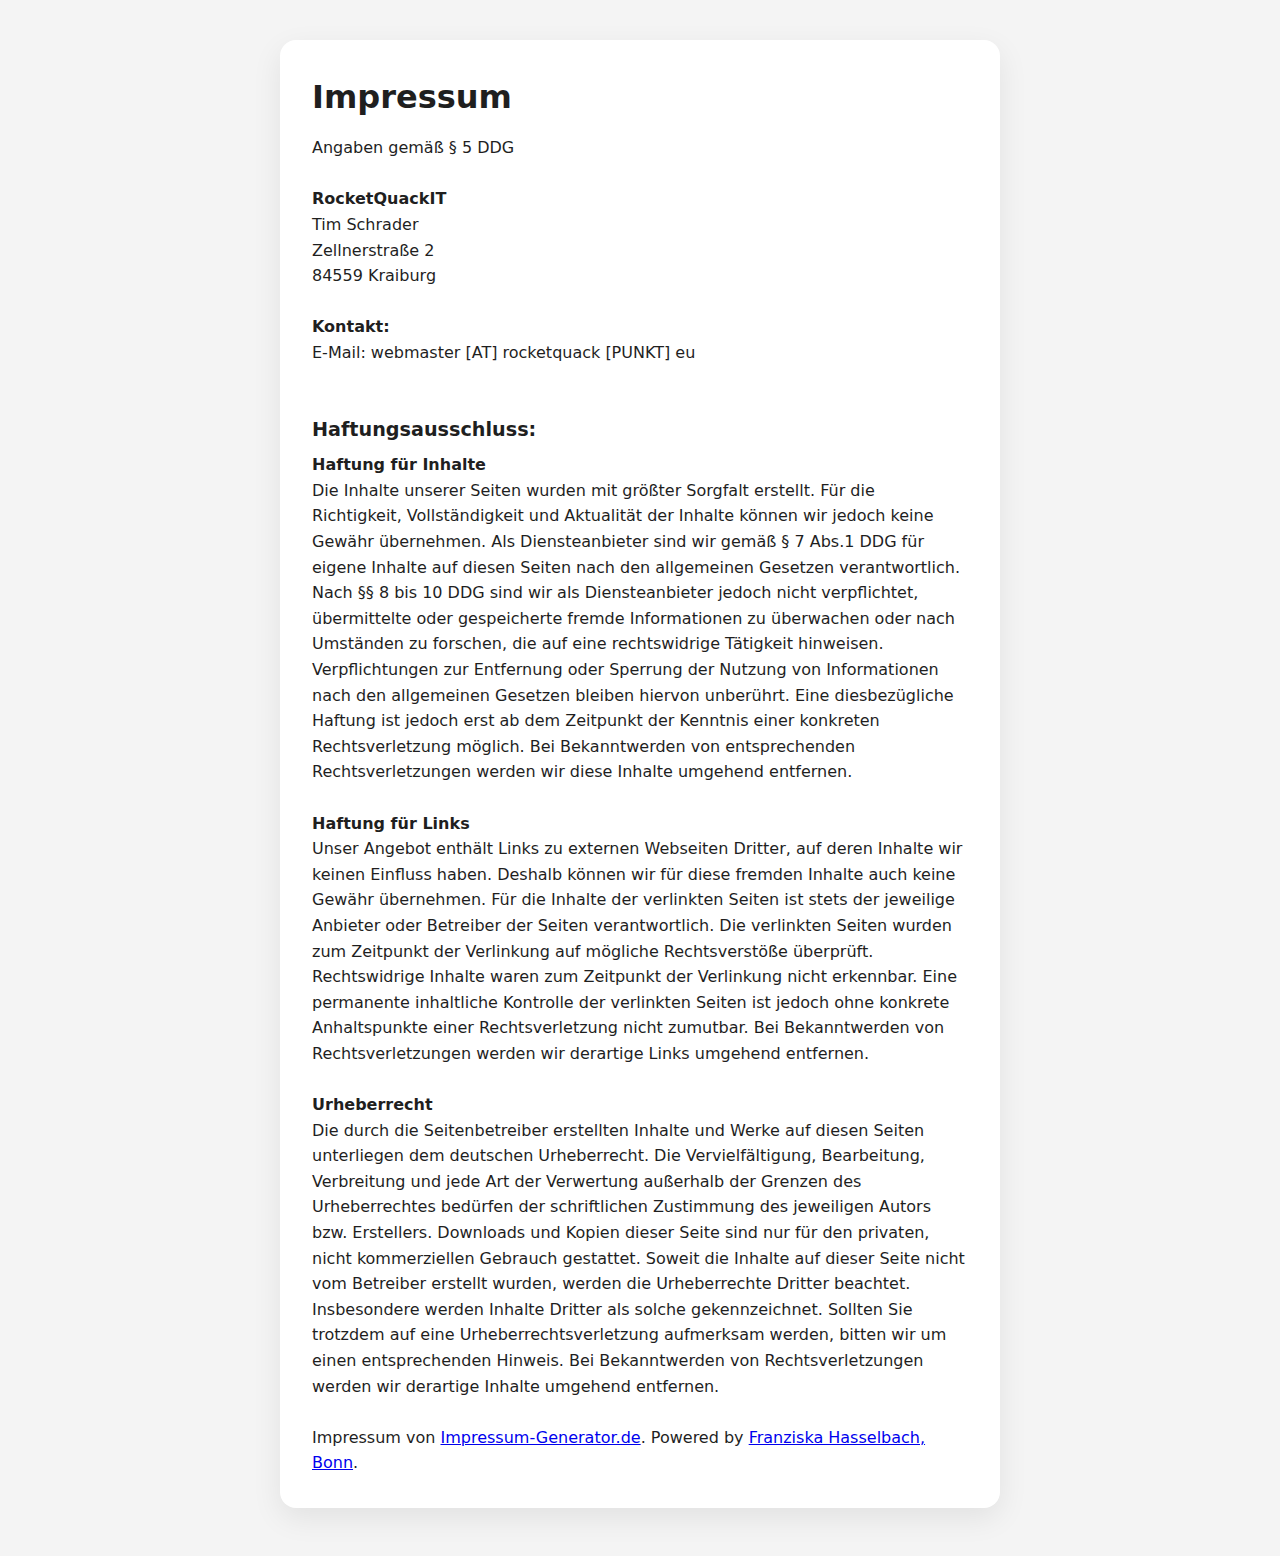
<file: impressum.html>
<!doctype html>
<html lang="de">
<head>
  <meta charset="utf-8" />
  <meta name="viewport" content="width=device-width, initial-scale=1" />
  <meta name="description" content="Impressum" />
  <meta name="robots" content="noindex, nofollow, noarchive, nosnippet, noimageindex, noai, noimageai, max-snippet:0, max-image-preview:none, max-video-preview:0" />
  <meta name="googlebot" content="noindex, nofollow, noarchive, nosnippet, noimageindex, max-snippet:0, max-image-preview:none, max-video-preview:0" />
  <meta name="bingbot" content="noindex, nofollow, noarchive, nosnippet, noimageindex, max-snippet:0, max-image-preview:none, max-video-preview:0" />
  <title>Impressum | RocketQuackIT</title>
  <style>
    :root {
      --color-background: #f4f4f4;
      --color-card: #ffffff;
      --color-text: #1f1f1f;
      --color-muted: #5f5f5f;
      --color-accent: #b64e08;
    }

    * {
      box-sizing: border-box;
      margin: 0;
      padding: 0;
    }

    body {
      background: var(--color-background);
      color: var(--color-text);
      font-family: system-ui, -apple-system, "Segoe UI", sans-serif;
      line-height: 1.6;
      padding: 2.5rem 1rem 3rem;
    }

    main {
      background: var(--color-card);
      border-radius: 1rem;
      box-shadow: 0 10px 30px rgba(0, 0, 0, 0.08);
      margin: 0 auto;
      max-width: 720px;
      padding: 2rem;
    }

    h1 {
      font-size: 2rem;
      margin-bottom: 0.75rem;
    }

    h2 {
      font-size: 1.2rem;
      margin-top: 1.5rem;
      margin-bottom: 0.4rem;
    }

    p {
      color: var(--color-text);
    }

    .note {
      color: var(--color-muted);
      font-size: 0.9rem;
      margin-bottom: 1rem;
    }

    .link {
      color: var(--color-accent);
      text-decoration: none;
      font-weight: 600;
    }

    .link:hover,
    .link:focus-visible {
      text-decoration: underline;
    }
  </style>
</head>
<body>
  <main>
    <h1>Impressum</h1> 
    <p>Angaben gemäß § 5 DDG</p> 
    <br>
    <p><strong>RocketQuackIT</strong></p>
    <p>Tim Schrader<br> 
      Zellnerstraße 2<br> 
      84559 Kraiburg <br> 
    </p> 
    <br>
    <p><strong>Kontakt:</strong> <br>
    E-Mail: <a>webmaster [AT] rocketquack [PUNKT] eu</a></br></p> 
    <p>
      <br>
      <h2>Haftungsausschluss:</h2>
      <strong>Haftung für Inhalte</strong>
      <br>
      Die Inhalte unserer Seiten wurden mit größter Sorgfalt erstellt. Für die Richtigkeit, Vollständigkeit und Aktualität der Inhalte können wir jedoch keine Gewähr übernehmen. Als Diensteanbieter sind wir gemäß § 7 Abs.1 DDG für eigene Inhalte auf diesen Seiten nach den allgemeinen Gesetzen verantwortlich. Nach §§ 8 bis 10 DDG sind wir als Diensteanbieter jedoch nicht verpflichtet, übermittelte oder gespeicherte fremde Informationen zu überwachen oder nach Umständen zu forschen, die auf eine rechtswidrige Tätigkeit hinweisen. Verpflichtungen zur Entfernung oder Sperrung der Nutzung von Informationen nach den allgemeinen Gesetzen bleiben hiervon unberührt. Eine diesbezügliche Haftung ist jedoch erst ab dem Zeitpunkt der Kenntnis einer konkreten Rechtsverletzung möglich. Bei Bekanntwerden von entsprechenden Rechtsverletzungen werden wir diese Inhalte umgehend entfernen.<br><br><strong>Haftung für Links</strong><br>
      Unser Angebot enthält Links zu externen Webseiten Dritter, auf deren Inhalte wir keinen Einfluss haben. Deshalb können wir für diese fremden Inhalte auch keine Gewähr übernehmen. Für die Inhalte der verlinkten Seiten ist stets der jeweilige Anbieter oder Betreiber der Seiten verantwortlich. Die verlinkten Seiten wurden zum Zeitpunkt der Verlinkung auf mögliche Rechtsverstöße überprüft. Rechtswidrige Inhalte waren zum Zeitpunkt der Verlinkung nicht erkennbar. Eine permanente inhaltliche Kontrolle der verlinkten Seiten ist jedoch ohne konkrete Anhaltspunkte einer Rechtsverletzung nicht zumutbar. Bei Bekanntwerden von Rechtsverletzungen werden wir derartige Links umgehend entfernen.<br><br><strong>Urheberrecht</strong><br>
      Die durch die Seitenbetreiber erstellten Inhalte und Werke auf diesen Seiten unterliegen dem deutschen Urheberrecht. Die Vervielfältigung, Bearbeitung, Verbreitung und jede Art der Verwertung außerhalb der Grenzen des Urheberrechtes bedürfen der schriftlichen Zustimmung des jeweiligen Autors bzw. Erstellers. Downloads und Kopien dieser Seite sind nur für den privaten, nicht kommerziellen Gebrauch gestattet. Soweit die Inhalte auf dieser Seite nicht vom Betreiber erstellt wurden, werden die Urheberrechte Dritter beachtet. Insbesondere werden Inhalte Dritter als solche gekennzeichnet. Sollten Sie trotzdem auf eine Urheberrechtsverletzung aufmerksam werden, bitten wir um einen entsprechenden Hinweis. Bei Bekanntwerden von Rechtsverletzungen werden wir derartige Inhalte umgehend entfernen.</p> 
      <br>
      <p>Impressum von <a href="https://impressum-generator.de" rel="dofollow">Impressum-Generator.de</a>. Powered by <a href="https://www.kanzlei-hasselbach.de/" rel="nofollow">Franziska Hasselbach, Bonn</a>.
    </p>
  </main>
</body>
</html>
</file>
